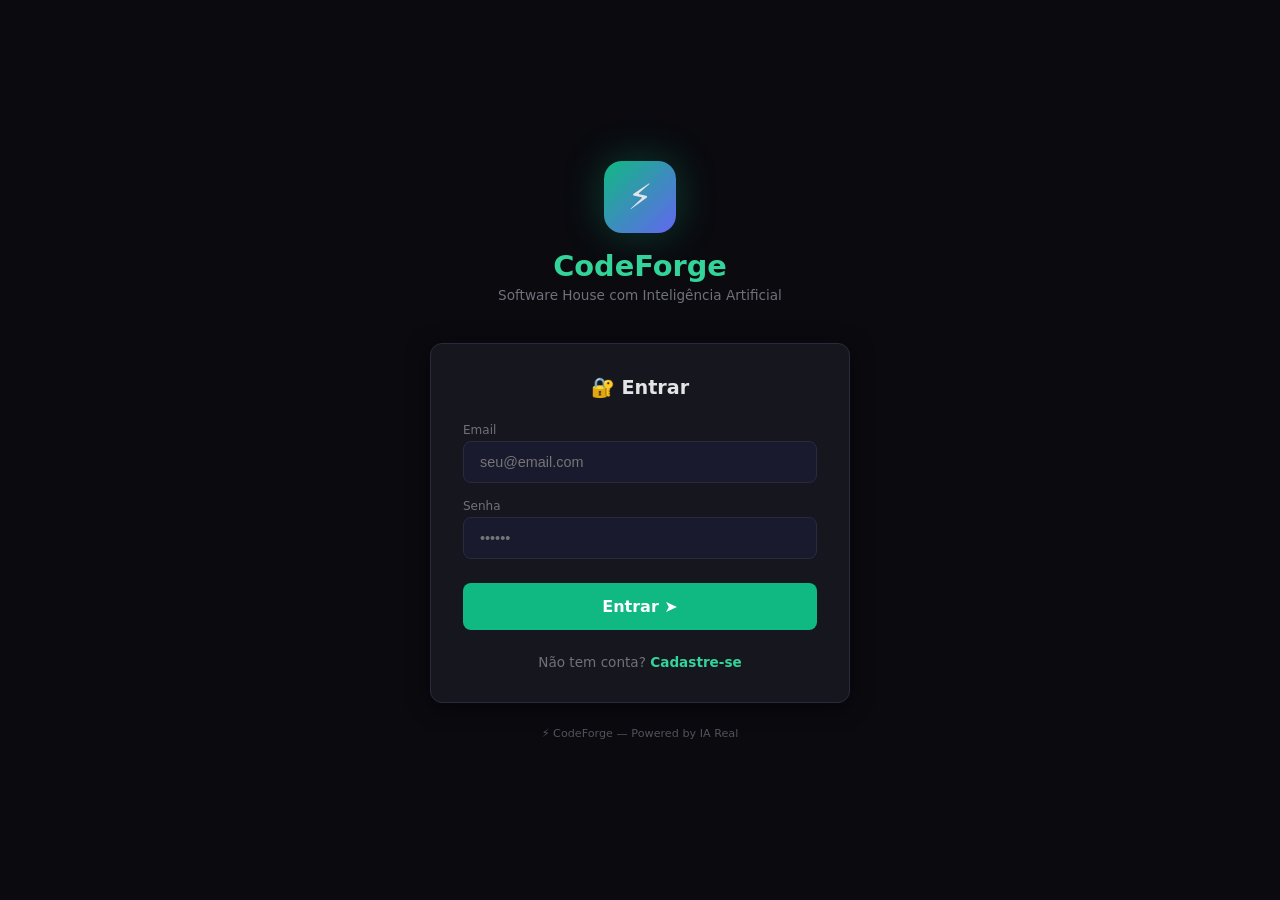
<file: index.html>
<!DOCTYPE html>
<html lang="pt-BR">
<head>
  <meta charset="UTF-8">
  <meta name="viewport" content="width=device-width, initial-scale=1.0">
  <meta name="description" content="CodeForge — Software House com IA. Fale em português, receba código pronto.">
  <meta name="theme-color" content="#10b981">
  <title>CodeForge — Software House com IA</title>
  <link rel="stylesheet" href="css/style.css?v=2">
  <link rel="icon" href="data:image/svg+xml,<svg xmlns='http://www.w3.org/2000/svg' viewBox='0 0 100 100'><text y='.9em' font-size='90'>⚡</text></svg>">
</head>
<body>
  <div id="app"></div>
  <div id="toastContainer" class="toast-container"></div>

  <script src="js/forge-core.js?v=2"></script>
  <script src="js/forge-agents.js?v=2"></script>
  <script src="js/forge-ai.js?v=2"></script>
  <script src="js/forge-editor.js?v=2"></script>
  <script src="js/forge-auth.js?v=2"></script>
  <script src="js/forge-ui.js?v=2"></script>
</body>
</html>
</file>
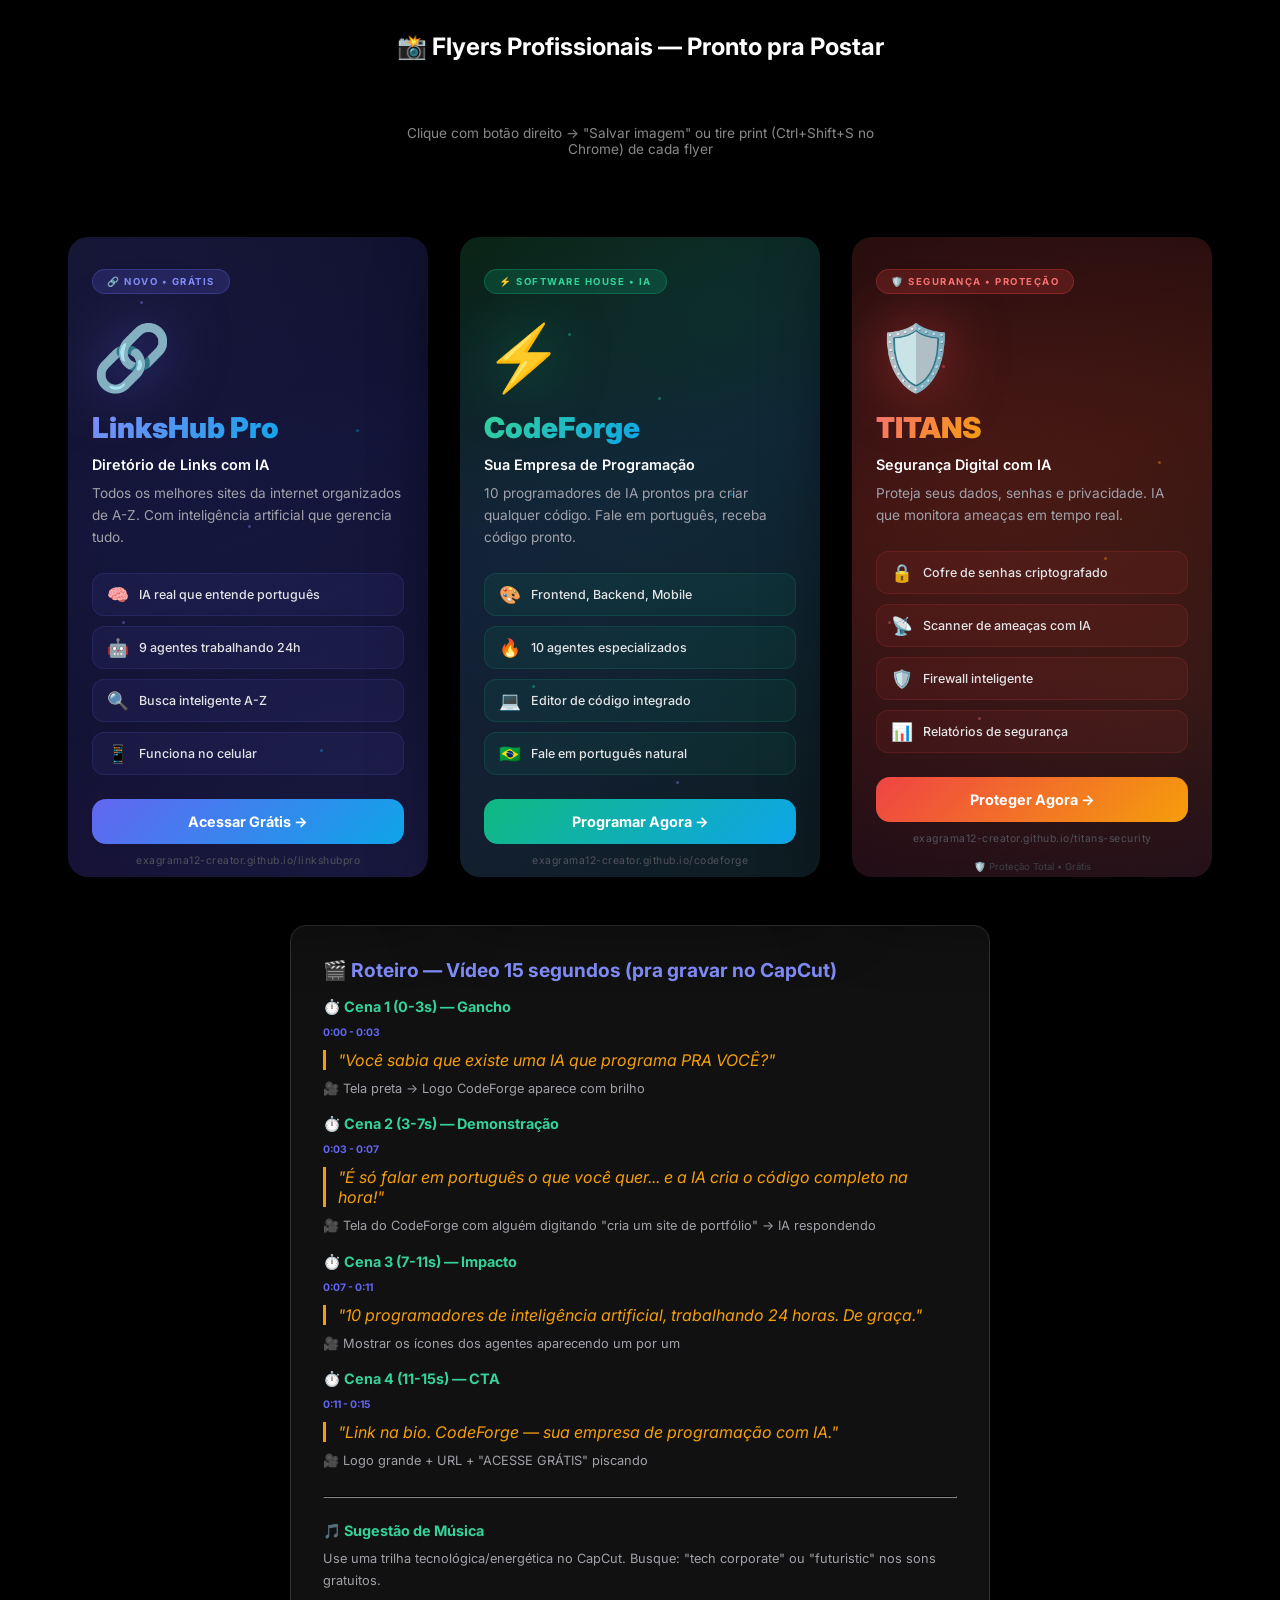
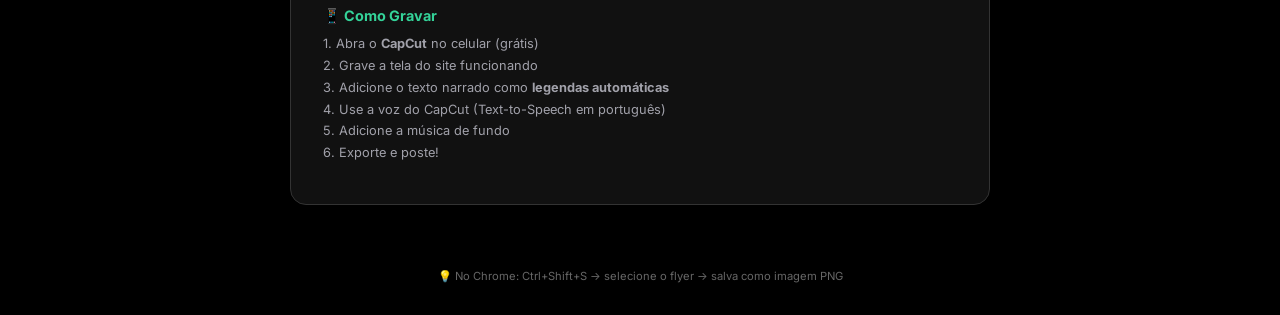
<file: promo.html>
<!DOCTYPE html>
<html lang="pt-BR">
<head>
  <meta charset="UTF-8">
  <meta name="viewport" content="width=device-width, initial-scale=1.0">
  <title>CodeForge & LinksHub Pro — Promo</title>
  <style>
    @import url('https://fonts.googleapis.com/css2?family=Inter:wght@400;600;700;900&display=swap');

    * { margin:0; padding:0; box-sizing:border-box; }

    body {
      font-family:'Inter',sans-serif;
      background:#000;
      display:flex;
      flex-direction:column;
      align-items:center;
      justify-content:center;
      min-height:100vh;
      gap:3rem;
      padding:2rem;
    }

    h1.page-title {
      color:#fff;
      font-size:1.5rem;
      text-align:center;
      margin-bottom:1rem;
    }
    p.page-sub {
      color:#888;
      font-size:0.85rem;
      text-align:center;
      margin-bottom:2rem;
      max-width:500px;
    }

    /* ═══ FLYER CONTAINER — Story 1080x1920 aspect ═══ */
    .flyer {
      width:360px;
      height:640px;
      border-radius:20px;
      position:relative;
      overflow:hidden;
      box-shadow:0 20px 80px rgba(0,0,0,0.8);
      flex-shrink:0;
    }

    .flyers-row {
      display:flex;
      gap:2rem;
      flex-wrap:wrap;
      justify-content:center;
    }

    /* ═══ FLYER 1 — LINKSHUB PRO ═══ */
    .flyer-linkshub {
      background:linear-gradient(160deg,#0a0a1a 0%,#0f0f2e 40%,#1a0a2e 100%);
    }
    .flyer-linkshub::before {
      content:'';
      position:absolute;
      top:-50%;
      left:-50%;
      width:200%;
      height:200%;
      background:radial-gradient(circle at 30% 20%,rgba(99,102,241,0.15) 0%,transparent 50%),
                  radial-gradient(circle at 70% 80%,rgba(14,165,233,0.1) 0%,transparent 50%);
      animation:rotateBg 20s linear infinite;
    }
    @keyframes rotateBg { to { transform:rotate(360deg); } }

    .flyer-content {
      position:relative;
      z-index:2;
      height:100%;
      display:flex;
      flex-direction:column;
      padding:2rem 1.5rem;
    }

    /* Badge */
    .badge {
      display:inline-flex;
      align-items:center;
      gap:6px;
      padding:6px 14px;
      border-radius:20px;
      font-size:0.6rem;
      font-weight:700;
      text-transform:uppercase;
      letter-spacing:1.5px;
      width:fit-content;
      animation:fadeSlideDown 0.8s ease-out;
    }
    .badge-purple { background:rgba(99,102,241,0.2); color:#818cf8; border:1px solid rgba(99,102,241,0.3); }
    .badge-green { background:rgba(16,185,129,0.2); color:#34d399; border:1px solid rgba(16,185,129,0.3); }
    .badge-red { background:rgba(239,68,68,0.2); color:#f87171; border:1px solid rgba(239,68,68,0.3); }

    /* Emoji hero */
    .hero-emoji {
      font-size:4rem;
      margin:1.5rem 0 1rem;
      animation:bounceIn 1s ease-out;
      filter:drop-shadow(0 0 30px rgba(99,102,241,0.5));
    }

    .flyer-title {
      font-size:1.8rem;
      font-weight:900;
      line-height:1.1;
      margin-bottom:0.5rem;
      animation:fadeSlideUp 0.8s ease-out 0.2s both;
    }
    .flyer-title .gradient-text {
      background:linear-gradient(135deg,#818cf8,#0ea5e9);
      -webkit-background-clip:text;
      -webkit-text-fill-color:transparent;
      background-clip:text;
    }
    .flyer-title-green .gradient-text {
      background:linear-gradient(135deg,#34d399,#0ea5e9);
      -webkit-background-clip:text;
      -webkit-text-fill-color:transparent;
      background-clip:text;
    }
    .flyer-title-red .gradient-text {
      background:linear-gradient(135deg,#f87171,#f59e0b);
      -webkit-background-clip:text;
      -webkit-text-fill-color:transparent;
      background-clip:text;
    }

    .flyer-subtitle {
      color:#a1a1aa;
      font-size:0.85rem;
      line-height:1.6;
      margin-bottom:1.5rem;
      animation:fadeSlideUp 0.8s ease-out 0.4s both;
    }

    /* Features */
    .features {
      display:flex;
      flex-direction:column;
      gap:10px;
      margin-bottom:auto;
      animation:fadeSlideUp 0.8s ease-out 0.6s both;
    }
    .feature {
      display:flex;
      align-items:center;
      gap:10px;
      padding:10px 14px;
      border-radius:12px;
      font-size:0.78rem;
      color:#e4e4e7;
      font-weight:500;
    }
    .feature-purple { background:rgba(99,102,241,0.08); border:1px solid rgba(99,102,241,0.15); }
    .feature-green { background:rgba(16,185,129,0.08); border:1px solid rgba(16,185,129,0.15); }
    .feature-red { background:rgba(239,68,68,0.08); border:1px solid rgba(239,68,68,0.15); }
    .feature-icon { font-size:1.1rem; }

    /* CTA */
    .cta-area {
      margin-top:1.5rem;
      animation:fadeSlideUp 0.8s ease-out 0.8s both;
    }
    .cta-btn {
      display:block;
      width:100%;
      padding:14px;
      border-radius:14px;
      border:none;
      font-family:'Inter',sans-serif;
      font-size:0.9rem;
      font-weight:700;
      color:white;
      text-align:center;
      cursor:pointer;
      text-decoration:none;
      position:relative;
      overflow:hidden;
    }
    .cta-purple { background:linear-gradient(135deg,#6366f1,#0ea5e9); }
    .cta-green { background:linear-gradient(135deg,#10b981,#0ea5e9); }
    .cta-red { background:linear-gradient(135deg,#ef4444,#f59e0b); }
    .cta-btn::after {
      content:'';
      position:absolute;
      top:0;left:-100%;
      width:100%;height:100%;
      background:linear-gradient(90deg,transparent,rgba(255,255,255,0.2),transparent);
      animation:shine 3s infinite;
    }
    @keyframes shine { 0%{left:-100%} 50%{left:100%} 100%{left:100%} }

    .cta-url {
      text-align:center;
      margin-top:10px;
      font-size:0.65rem;
      color:#52525b;
      letter-spacing:0.5px;
    }

    /* Bottom brand */
    .flyer-brand {
      display:flex;
      align-items:center;
      justify-content:center;
      gap:6px;
      margin-top:1rem;
      font-size:0.6rem;
      color:#3f3f46;
      animation:fadeSlideUp 0.8s ease-out 1s both;
    }

    /* ═══ FLYER 2 — CODEFORGE ═══ */
    .flyer-codeforge {
      background:linear-gradient(160deg,#0a1a0f 0%,#0f1a2e 40%,#0a1a1a 100%);
    }
    .flyer-codeforge::before {
      content:'';
      position:absolute;
      top:-50%;left:-50%;
      width:200%;height:200%;
      background:radial-gradient(circle at 60% 30%,rgba(16,185,129,0.12) 0%,transparent 50%),
                  radial-gradient(circle at 30% 70%,rgba(99,102,241,0.08) 0%,transparent 50%);
      animation:rotateBg 25s linear infinite reverse;
    }

    /* ═══ FLYER 3 — TITANS ═══ */
    .flyer-titans {
      background:linear-gradient(160deg,#1a0a0a 0%,#2e0f0f 40%,#1a0a1a 100%);
    }
    .flyer-titans::before {
      content:'';
      position:absolute;
      top:-50%;left:-50%;
      width:200%;height:200%;
      background:radial-gradient(circle at 40% 40%,rgba(239,68,68,0.12) 0%,transparent 50%),
                  radial-gradient(circle at 70% 60%,rgba(245,158,11,0.08) 0%,transparent 50%);
      animation:rotateBg 22s linear infinite;
    }

    /* ═══ PARTICLES ═══ */
    .particles {
      position:absolute;
      top:0;left:0;right:0;bottom:0;
      z-index:1;
      overflow:hidden;
    }
    .particle {
      position:absolute;
      width:3px;
      height:3px;
      border-radius:50%;
      opacity:0.4;
      animation:float 8s infinite;
    }
    @keyframes float {
      0%,100%{transform:translateY(0) scale(1);opacity:0.4}
      50%{transform:translateY(-100px) scale(1.5);opacity:0.1}
    }

    /* ═══ ANIMATIONS ═══ */
    @keyframes fadeSlideDown { from{opacity:0;transform:translateY(-20px)} to{opacity:1;transform:translateY(0)} }
    @keyframes fadeSlideUp { from{opacity:0;transform:translateY(20px)} to{opacity:1;transform:translateY(0)} }
    @keyframes bounceIn { 0%{opacity:0;transform:scale(0.3)} 50%{transform:scale(1.05)} 70%{transform:scale(0.95)} 100%{opacity:1;transform:scale(1)} }

    /* ═══ ROTEIRO ═══ */
    .roteiro {
      max-width:700px;
      background:#111;
      border:1px solid #333;
      border-radius:16px;
      padding:2rem;
      color:#e4e4e7;
    }
    .roteiro h2 { font-size:1.2rem; margin-bottom:1rem; color:#818cf8; }
    .roteiro h3 { font-size:0.9rem; margin:1rem 0 0.5rem; color:#34d399; }
    .roteiro p { font-size:0.8rem; line-height:1.7; color:#a1a1aa; margin-bottom:0.5rem; }
    .roteiro .narration { font-style:italic; color:#f59e0b; border-left:3px solid #f59e0b; padding-left:12px; margin:8px 0; }
    .roteiro .time { font-size:0.65rem; color:#6366f1; font-weight:700; }

    /* ═══ SCREENSHOT BTN ═══ */
    .screenshot-tip {
      color:#666;
      font-size:0.7rem;
      text-align:center;
      margin-top:1rem;
    }
  </style>
</head>
<body>

  <h1 class="page-title">📸 Flyers Profissionais — Pronto pra Postar</h1>
  <p class="page-sub">Clique com botão direito → "Salvar imagem" ou tire print (Ctrl+Shift+S no Chrome) de cada flyer</p>

  <div class="flyers-row">

    <!-- ═══ FLYER 1: LINKSHUB PRO ═══ -->
    <div class="flyer flyer-linkshub">
      <div class="particles">
        <div class="particle" style="top:10%;left:20%;background:#818cf8;animation-delay:0s;"></div>
        <div class="particle" style="top:30%;left:80%;background:#0ea5e9;animation-delay:2s;"></div>
        <div class="particle" style="top:60%;left:15%;background:#818cf8;animation-delay:4s;"></div>
        <div class="particle" style="top:80%;left:70%;background:#0ea5e9;animation-delay:1s;"></div>
        <div class="particle" style="top:45%;left:50%;background:#818cf8;animation-delay:3s;"></div>
      </div>
      <div class="flyer-content">
        <div class="badge badge-purple">🔗 Novo • Grátis</div>
        <div class="hero-emoji">🔗</div>
        <div class="flyer-title">
          <span class="gradient-text">LinksHub Pro</span><br>
          <span style="color:#fff;font-size:0.9rem;font-weight:600;">Diretório de Links com IA</span>
        </div>
        <div class="flyer-subtitle">Todos os melhores sites da internet organizados de A-Z. Com inteligência artificial que gerencia tudo.</div>
        <div class="features">
          <div class="feature feature-purple"><span class="feature-icon">🧠</span> IA real que entende português</div>
          <div class="feature feature-purple"><span class="feature-icon">🤖</span> 9 agentes trabalhando 24h</div>
          <div class="feature feature-purple"><span class="feature-icon">🔍</span> Busca inteligente A-Z</div>
          <div class="feature feature-purple"><span class="feature-icon">📱</span> Funciona no celular</div>
        </div>
        <div class="cta-area">
          <a class="cta-btn cta-purple" href="https://exagrama12-creator.github.io/linkshubpro/" target="_blank">Acessar Grátis →</a>
          <div class="cta-url">exagrama12-creator.github.io/linkshubpro</div>
        </div>
        <div class="flyer-brand">⚡ Powered by IA Real</div>
      </div>
    </div>

    <!-- ═══ FLYER 2: CODEFORGE ═══ -->
    <div class="flyer flyer-codeforge">
      <div class="particles">
        <div class="particle" style="top:15%;left:30%;background:#34d399;animation-delay:1s;"></div>
        <div class="particle" style="top:40%;left:75%;background:#0ea5e9;animation-delay:3s;"></div>
        <div class="particle" style="top:70%;left:20%;background:#34d399;animation-delay:0s;"></div>
        <div class="particle" style="top:85%;left:60%;background:#818cf8;animation-delay:2s;"></div>
        <div class="particle" style="top:25%;left:55%;background:#34d399;animation-delay:4s;"></div>
      </div>
      <div class="flyer-content">
        <div class="badge badge-green">⚡ Software House • IA</div>
        <div class="hero-emoji" style="filter:drop-shadow(0 0 30px rgba(16,185,129,0.5));">⚡</div>
        <div class="flyer-title flyer-title-green">
          <span class="gradient-text">CodeForge</span><br>
          <span style="color:#fff;font-size:0.9rem;font-weight:600;">Sua Empresa de Programação</span>
        </div>
        <div class="flyer-subtitle">10 programadores de IA prontos pra criar qualquer código. Fale em português, receba código pronto.</div>
        <div class="features">
          <div class="feature feature-green"><span class="feature-icon">🎨</span> Frontend, Backend, Mobile</div>
          <div class="feature feature-green"><span class="feature-icon">🔥</span> 10 agentes especializados</div>
          <div class="feature feature-green"><span class="feature-icon">💻</span> Editor de código integrado</div>
          <div class="feature feature-green"><span class="feature-icon">🇧🇷</span> Fale em português natural</div>
        </div>
        <div class="cta-area">
          <a class="cta-btn cta-green" href="https://exagrama12-creator.github.io/codeforge/" target="_blank">Programar Agora →</a>
          <div class="cta-url">exagrama12-creator.github.io/codeforge</div>
        </div>
        <div class="flyer-brand">⚡ 10 Devs de IA • Zero Custo</div>
      </div>
    </div>

    <!-- ═══ FLYER 3: TITANS ═══ -->
    <div class="flyer flyer-titans">
      <div class="particles">
        <div class="particle" style="top:20%;left:25%;background:#f87171;animation-delay:2s;"></div>
        <div class="particle" style="top:50%;left:70%;background:#f59e0b;animation-delay:0s;"></div>
        <div class="particle" style="top:75%;left:35%;background:#f87171;animation-delay:3s;"></div>
        <div class="particle" style="top:35%;left:85%;background:#f59e0b;animation-delay:1s;"></div>
        <div class="particle" style="top:60%;left:10%;background:#f87171;animation-delay:4s;"></div>
      </div>
      <div class="flyer-content">
        <div class="badge badge-red">🛡️ Segurança • Proteção</div>
        <div class="hero-emoji" style="filter:drop-shadow(0 0 30px rgba(239,68,68,0.5));">🛡️</div>
        <div class="flyer-title flyer-title-red">
          <span class="gradient-text">TITANS</span><br>
          <span style="color:#fff;font-size:0.9rem;font-weight:600;">Segurança Digital com IA</span>
        </div>
        <div class="flyer-subtitle">Proteja seus dados, senhas e privacidade. IA que monitora ameaças em tempo real.</div>
        <div class="features">
          <div class="feature feature-red"><span class="feature-icon">🔒</span> Cofre de senhas criptografado</div>
          <div class="feature feature-red"><span class="feature-icon">📡</span> Scanner de ameaças com IA</div>
          <div class="feature feature-red"><span class="feature-icon">🛡️</span> Firewall inteligente</div>
          <div class="feature feature-red"><span class="feature-icon">📊</span> Relatórios de segurança</div>
        </div>
        <div class="cta-area">
          <a class="cta-btn cta-red" href="https://exagrama12-creator.github.io/titans-security/" target="_blank">Proteger Agora →</a>
          <div class="cta-url">exagrama12-creator.github.io/titans-security</div>
        </div>
        <div class="flyer-brand">🛡️ Proteção Total • Grátis</div>
      </div>
    </div>

  </div>

  <!-- ═══ ROTEIRO DO VÍDEO ═══ -->
  <div class="roteiro">
    <h2>🎬 Roteiro — Vídeo 15 segundos (pra gravar no CapCut)</h2>

    <h3>⏱️ Cena 1 (0-3s) — Gancho</h3>
    <p class="time">0:00 - 0:03</p>
    <div class="narration">"Você sabia que existe uma IA que programa PRA VOCÊ?"</div>
    <p>🎥 Tela preta → Logo CodeForge aparece com brilho</p>

    <h3>⏱️ Cena 2 (3-7s) — Demonstração</h3>
    <p class="time">0:03 - 0:07</p>
    <div class="narration">"É só falar em português o que você quer... e a IA cria o código completo na hora!"</div>
    <p>🎥 Tela do CodeForge com alguém digitando "cria um site de portfólio" → IA respondendo</p>

    <h3>⏱️ Cena 3 (7-11s) — Impacto</h3>
    <p class="time">0:07 - 0:11</p>
    <div class="narration">"10 programadores de inteligência artificial, trabalhando 24 horas. De graça."</div>
    <p>🎥 Mostrar os ícones dos agentes aparecendo um por um</p>

    <h3>⏱️ Cena 4 (11-15s) — CTA</h3>
    <p class="time">0:11 - 0:15</p>
    <div class="narration">"Link na bio. CodeForge — sua empresa de programação com IA."</div>
    <p>🎥 Logo grande + URL + "ACESSE GRÁTIS" piscando</p>

    <hr style="border-color:#333;margin:1.5rem 0;">
    <h3>🎵 Sugestão de Música</h3>
    <p>Use uma trilha tecnológica/energética no CapCut. Busque: "tech corporate" ou "futuristic" nos sons gratuitos.</p>

    <h3>📱 Como Gravar</h3>
    <p>1. Abra o <strong>CapCut</strong> no celular (grátis)<br>
    2. Grave a tela do site funcionando<br>
    3. Adicione o texto narrado como <strong>legendas automáticas</strong><br>
    4. Use a voz do CapCut (Text-to-Speech em português)<br>
    5. Adicione a música de fundo<br>
    6. Exporte e poste!</p>
  </div>

  <p class="screenshot-tip">💡 No Chrome: Ctrl+Shift+S → selecione o flyer → salva como imagem PNG</p>

</body>
</html>
</file>
<file: css/style.css>
/* ═══════════════════════════════════════════════════════════
   CodeForge — CSS Principal
   Software House com IA — Design Profissional Dark
   ═══════════════════════════════════════════════════════════ */

:root {
  --bg: #0a0a0f;
  --bg-2: #12121a;
  --bg-3: #1a1a2e;
  --bg-card: #16161e;
  --border: #2a2a3e;
  --border-hover: #3a3a5e;
  --text: #e4e4e7;
  --text-dim: #71717a;
  --text-muted: #52525b;
  --primary: #10b981;
  --primary-light: #34d399;
  --primary-dark: #059669;
  --primary-glow: rgba(16,185,129,0.15);
  --accent: #6366f1;
  --accent-light: #818cf8;
  --danger: #ef4444;
  --warning: #f59e0b;
  --info: #0ea5e9;
  --success: #10b981;
  --radius: 12px;
  --radius-sm: 8px;
  --shadow: 0 4px 24px rgba(0,0,0,0.4);
  --font: 'Segoe UI', system-ui, -apple-system, sans-serif;
  --font-mono: 'Fira Code', 'Cascadia Code', 'JetBrains Mono', 'Consolas', monospace;
}

* { margin:0; padding:0; box-sizing:border-box; }
html { font-size:16px; scroll-behavior:smooth; }
body { font-family:var(--font); background:var(--bg); color:var(--text); min-height:100vh; overflow-x:hidden; }

/* ═══ SCROLLBAR ═══ */
::-webkit-scrollbar { width:6px; height:6px; }
::-webkit-scrollbar-track { background:transparent; }
::-webkit-scrollbar-thumb { background:var(--border); border-radius:3px; }
::-webkit-scrollbar-thumb:hover { background:var(--border-hover); }

/* ═══ LAYOUT ═══ */
.app-layout { display:grid; grid-template-columns:260px 1fr; grid-template-rows:56px 1fr; height:100vh; }
.app-header { grid-column:1/-1; background:var(--bg-2); border-bottom:1px solid var(--border); display:flex; align-items:center; padding:0 1.5rem; gap:1rem; z-index:100; }
.app-sidebar { background:var(--bg-2); border-right:1px solid var(--border); overflow-y:auto; padding:1rem 0; }
.app-main { overflow-y:auto; background:var(--bg); }

/* ═══ HEADER ═══ */
.logo-area { display:flex; align-items:center; gap:10px; }
.logo-icon { width:36px; height:36px; background:linear-gradient(135deg,var(--primary),var(--accent)); border-radius:10px; display:flex; align-items:center; justify-content:center; font-size:1.2rem; font-weight:800; color:white; }
.logo-text { font-size:1.15rem; font-weight:700; color:var(--primary-light); }
.logo-text span { color:var(--text-dim); font-weight:400; font-size:0.85rem; margin-left:6px; }
.header-status { margin-left:auto; display:flex; align-items:center; gap:1rem; }
.status-dot { width:8px; height:8px; border-radius:50%; background:var(--success); animation:pulse-dot 2s infinite; }
@keyframes pulse-dot { 0%,100%{opacity:1} 50%{opacity:0.4} }
.status-text { font-size:0.75rem; color:var(--text-dim); }

/* ═══ SIDEBAR ═══ */
.sidebar-section { padding:0 0.75rem; margin-bottom:1.5rem; }
.sidebar-title { font-size:0.65rem; text-transform:uppercase; letter-spacing:1.5px; color:var(--text-muted); padding:0 0.75rem; margin-bottom:0.5rem; font-weight:600; }
.sidebar-item { display:flex; align-items:center; gap:10px; padding:9px 12px; border-radius:var(--radius-sm); cursor:pointer; transition:all 0.15s; font-size:0.85rem; color:var(--text-dim); }
.sidebar-item:hover { background:var(--primary-glow); color:var(--text); }
.sidebar-item.active { background:var(--primary-glow); color:var(--primary-light); border-left:3px solid var(--primary); }
.sidebar-item .agent-icon { width:32px; height:32px; border-radius:8px; display:flex; align-items:center; justify-content:center; font-size:1rem; flex-shrink:0; }
.sidebar-item .agent-name { font-weight:500; }
.sidebar-item .agent-role { font-size:0.65rem; color:var(--text-muted); display:block; }

/* ═══ MAIN PANELS ═══ */
.panel { padding:1.5rem; display:none; height:100%; }
.panel.active { display:flex; flex-direction:column; }

.panel-header { margin-bottom:1.5rem; }
.panel-header h2 { font-size:1.4rem; font-weight:700; display:flex; align-items:center; gap:10px; }
.panel-header p { color:var(--text-dim); font-size:0.85rem; margin-top:4px; }

/* ═══ CHAT AREA ═══ */
.chat-container { flex:1; display:flex; flex-direction:column; background:var(--bg-card); border-radius:var(--radius); border:1px solid var(--border); overflow:hidden; }
.chat-messages { flex:1; overflow-y:auto; padding:1.5rem; }
.chat-input-area { border-top:1px solid var(--border); padding:1rem; display:flex; gap:10px; background:var(--bg-2); }
.chat-input { flex:1; padding:12px 18px; background:var(--bg-3); border:1px solid var(--border); border-radius:24px; color:var(--text); font-size:0.9rem; font-family:var(--font); outline:none; resize:none; min-height:44px; max-height:120px; }
.chat-input:focus { border-color:var(--primary); box-shadow:0 0 0 3px var(--primary-glow); }
.chat-input::placeholder { color:var(--text-muted); }
.chat-send { width:44px; height:44px; border-radius:50%; background:var(--primary); border:none; color:white; font-size:1.1rem; cursor:pointer; transition:all 0.15s; flex-shrink:0; }
.chat-send:hover { background:var(--primary-dark); transform:scale(1.05); }

/* ═══ MESSAGE BUBBLES ═══ */
.msg { display:flex; gap:12px; margin-bottom:1rem; animation:fadeIn 0.3s; }
.msg.user { flex-direction:row-reverse; }
.msg-avatar { width:36px; height:36px; border-radius:10px; display:flex; align-items:center; justify-content:center; font-size:1.1rem; flex-shrink:0; }
.msg.user .msg-avatar { background:var(--accent); }
.msg.ai .msg-avatar { background:linear-gradient(135deg,var(--primary),var(--info)); }
.msg-body { max-width:75%; }
.msg-meta { font-size:0.6rem; color:var(--text-muted); margin-bottom:3px; }
.msg.user .msg-meta { text-align:right; }
.msg-content { padding:12px 16px; border-radius:14px; font-size:0.88rem; line-height:1.7; }
.msg.user .msg-content { background:rgba(99,102,241,0.12); border:1px solid rgba(99,102,241,0.2); border-radius:14px 4px 14px 14px; }
.msg.ai .msg-content { background:rgba(16,185,129,0.08); border:1px solid rgba(16,185,129,0.15); border-radius:4px 14px 14px 14px; }

/* ═══ CODE BLOCKS ═══ */
.code-block { position:relative; margin:10px 0; border-radius:var(--radius-sm); overflow:hidden; border:1px solid var(--border); }
.code-header { display:flex; align-items:center; justify-content:space-between; padding:6px 12px; background:var(--bg-3); font-size:0.7rem; color:var(--text-dim); }
.code-header .lang { font-weight:600; text-transform:uppercase; color:var(--primary-light); }
.code-copy { background:none; border:1px solid var(--border); color:var(--text-dim); padding:3px 10px; border-radius:4px; cursor:pointer; font-size:0.7rem; transition:all 0.15s; }
.code-copy:hover { border-color:var(--primary); color:var(--primary-light); }
.code-body { padding:12px 16px; background:var(--bg); font-family:var(--font-mono); font-size:0.8rem; line-height:1.6; overflow-x:auto; white-space:pre; color:var(--text); }

/* ═══ EDITOR PANEL ═══ */
.editor-container { flex:1; display:grid; grid-template-columns:1fr 1fr; gap:0; border-radius:var(--radius); overflow:hidden; border:1px solid var(--border); }
.editor-pane { display:flex; flex-direction:column; }
.editor-pane-header { padding:8px 16px; background:var(--bg-3); border-bottom:1px solid var(--border); display:flex; align-items:center; justify-content:space-between; font-size:0.75rem; }
.editor-pane-header .tab { color:var(--text-dim); font-weight:600; display:flex; align-items:center; gap:6px; }
.editor-pane-header .tab .dot { width:8px; height:8px; border-radius:50%; }
.editor-textarea { flex:1; width:100%; padding:16px; background:var(--bg); border:none; color:var(--text); font-family:var(--font-mono); font-size:0.85rem; line-height:1.7; resize:none; outline:none; }
.preview-frame { flex:1; width:100%; border:none; background:white; }

/* ═══ PROJECTS GRID ═══ */
.projects-grid { display:grid; grid-template-columns:repeat(auto-fill,minmax(280px,1fr)); gap:1rem; }
.project-card { background:var(--bg-card); border:1px solid var(--border); border-radius:var(--radius); padding:1.25rem; transition:all 0.2s; cursor:pointer; }
.project-card:hover { border-color:var(--primary); transform:translateY(-2px); box-shadow:0 8px 24px rgba(16,185,129,0.1); }
.project-card h4 { font-size:0.95rem; margin-bottom:6px; display:flex; align-items:center; gap:8px; }
.project-card p { font-size:0.8rem; color:var(--text-dim); line-height:1.5; }
.project-card .project-meta { display:flex; gap:8px; margin-top:10px; flex-wrap:wrap; }
.project-card .tag { font-size:0.65rem; padding:3px 8px; border-radius:4px; background:var(--bg-3); color:var(--text-dim); }

/* ═══ AGENTS GRID ═══ */
.agents-grid { display:grid; grid-template-columns:repeat(auto-fill,minmax(300px,1fr)); gap:1rem; }
.agent-card { background:var(--bg-card); border:1px solid var(--border); border-radius:var(--radius); padding:1.5rem; transition:all 0.2s; }
.agent-card:hover { border-color:var(--primary); }
.agent-card-header { display:flex; align-items:center; gap:12px; margin-bottom:1rem; }
.agent-card-icon { width:48px; height:48px; border-radius:12px; display:flex; align-items:center; justify-content:center; font-size:1.5rem; }
.agent-card-info h4 { font-size:1rem; }
.agent-card-info .role { font-size:0.75rem; color:var(--primary-light); }
.agent-card-desc { font-size:0.8rem; color:var(--text-dim); line-height:1.6; }
.agent-card-skills { display:flex; flex-wrap:wrap; gap:6px; margin-top:10px; }
.agent-card-skills .skill { font-size:0.65rem; padding:3px 8px; border-radius:4px; background:var(--primary-glow); color:var(--primary-light); border:1px solid rgba(16,185,129,0.2); }

/* ═══ TYPING INDICATOR ═══ */
.typing { display:flex; align-items:center; gap:8px; padding:8px 1rem; font-size:0.8rem; color:var(--text-dim); }
.typing-dots { display:flex; gap:4px; }
.typing-dots span { width:6px; height:6px; border-radius:50%; background:var(--primary); animation:typeBounce 1.4s infinite; }
.typing-dots span:nth-child(2) { animation-delay:0.2s; }
.typing-dots span:nth-child(3) { animation-delay:0.4s; }
@keyframes typeBounce { 0%,80%,100%{transform:translateY(0)} 40%{transform:translateY(-6px)} }

/* ═══ BUTTONS ═══ */
.btn { padding:8px 18px; border-radius:var(--radius-sm); border:none; font-size:0.85rem; font-weight:600; cursor:pointer; transition:all 0.15s; font-family:var(--font); }
.btn-primary { background:var(--primary); color:white; }
.btn-primary:hover { background:var(--primary-dark); }
.btn-secondary { background:var(--bg-3); color:var(--text-dim); border:1px solid var(--border); }
.btn-secondary:hover { border-color:var(--primary); color:var(--text); }
.btn-sm { padding:5px 12px; font-size:0.75rem; }
.btn-icon { width:36px; height:36px; border-radius:var(--radius-sm); background:var(--bg-3); border:1px solid var(--border); color:var(--text-dim); display:flex; align-items:center; justify-content:center; cursor:pointer; transition:all 0.15s; }
.btn-icon:hover { border-color:var(--primary); color:var(--primary-light); }

/* ═══ TOAST ═══ */
.toast-container { position:fixed; top:1rem; right:1rem; z-index:9999; display:flex; flex-direction:column; gap:8px; }
.toast { padding:12px 20px; border-radius:var(--radius-sm); font-size:0.85rem; animation:slideIn 0.3s; box-shadow:var(--shadow); }
.toast.success { background:#065f46; color:#6ee7b7; border:1px solid #10b981; }
.toast.error { background:#7f1d1d; color:#fca5a5; border:1px solid #ef4444; }
.toast.info { background:#0c4a6e; color:#7dd3fc; border:1px solid #0ea5e9; }

@keyframes fadeIn { from{opacity:0;transform:translateY(8px)} to{opacity:1;transform:translateY(0)} }
@keyframes slideIn { from{opacity:0;transform:translateX(100px)} to{opacity:1;transform:translateX(0)} }

/* ═══ RESPONSIVE ═══ */
@media(max-width:768px) {
  .app-layout { grid-template-columns:1fr; }
  .app-sidebar { display:none; position:fixed; left:0; top:56px; bottom:0; width:260px; z-index:200; }
  .app-sidebar.open { display:block; }
  .editor-container { grid-template-columns:1fr; }
  .msg-body { max-width:90%; }
}
</file>
